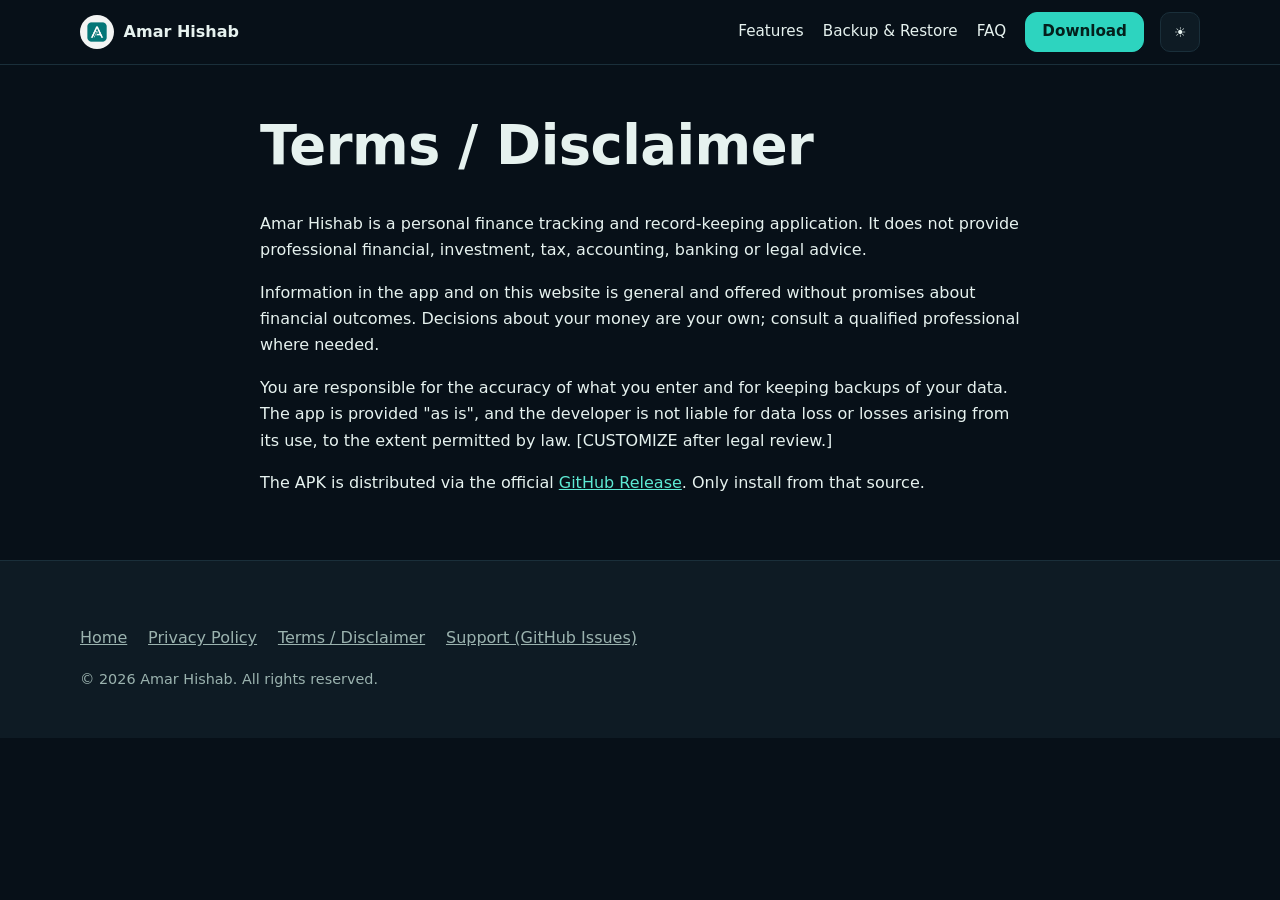
<file: disclaimer.html>
<!DOCTYPE html>
<html lang="en">

<head>
    <meta charset="utf-8">
    <meta name="viewport" content="width=device-width,initial-scale=1">
    <title>Disclaimer — Amar Hishab</title>
    <meta name="description" content="Amar Hishab is a record-keeping tool, not financial advice.">
    <meta name="robots" content="index,follow">
    <meta name="google-adsense-account" content="ca-pub-6208705517596475">
    <link rel="canonical" href="https://amarhish.netlify.app/disclaimer.html">
    <link rel="icon" href="assets/logo/logo.jpeg" type="image/jpeg">
    <link rel="stylesheet" href="styles.css">
    <script>try { document.documentElement.dataset.theme = localStorage.getItem("theme") || (matchMedia("(prefers-color-scheme:dark)").matches ? "dark" : "light") } catch (e) { }</script>
    <!-- Google tag (gtag.js) -->
    <script async src="https://www.googletagmanager.com/gtag/js?id=G-EBP0XF7KRL"></script>
    <script>
        window.dataLayer = window.dataLayer || [];
        function gtag() { dataLayer.push(arguments); }
        gtag('js', new Date());

        gtag('config', 'G-EBP0XF7KRL');
    </script>
</head>

<body><a class="skip" href="#main">Skip to content</a>
    <header>
        <div class="wrap bar"><a class="brand" href="index.html"><img src="assets/logo/logo.jpeg" alt="" width="34"
                    height="34"><span>Amar Hishab</span></a>
            <nav id="nav" aria-label="Main"><a href="index.html#features">Features</a><a href="index.html#backup">Backup
                    &amp; Restore</a><a href="index.html#faq">FAQ</a><a class="btn p"
                    href="https://github.com/ajsrabon99/Amar-Hishab-Android/releases/tag/v1.0.2" target="_blank"
                    rel="noopener noreferrer">Download</a></nav>
            <div class="tools"><button class="ib" id="theme" type="button" aria-label="Toggle theme">☾</button><button
                    class="ib" id="menu" type="button" aria-expanded="false" aria-controls="nav"
                    aria-label="Menu">☰</button></div>
        </div>
    </header>
    <main id="main" class="wrap doc">
        <h1>Terms / Disclaimer</h1>
        <p>Amar Hishab is a personal finance tracking and record-keeping application. It does not provide professional
            financial, investment, tax, accounting, banking or legal advice.</p>
        <p>Information in the app and on this website is general and offered without promises about financial outcomes.
            Decisions about your money are your own; consult a qualified professional where needed.</p>
        <p>You are responsible for the accuracy of what you enter and for keeping backups of your data. The app is
            provided "as is", and the developer is not liable for data loss or losses arising from its use, to the
            extent permitted by law. [CUSTOMIZE after legal review.]</p>
        <p>The APK is distributed via the official <a
                href="https://github.com/ajsrabon99/Amar-Hishab-Android/releases/tag/v1.0.2" target="_blank"
                rel="noopener noreferrer">GitHub Release</a>. Only install from that source.</p>
    </main>
    <footer>
        <div class="wrap">
            <ul class="fl">
                <li><a href="index.html">Home</a></li>
                <li><a href="privacy.html">Privacy Policy</a></li>
                <li><a href="disclaimer.html">Terms / Disclaimer</a></li>
                <li><a href="https://github.com/ajsrabon99/Amar-Hishab-Android/issues" target="_blank"
                        rel="noopener noreferrer">Support (GitHub Issues)</a></li>
            </ul>
            <p class="note">© <span id="year">2026</span> Amar Hishab. All rights reserved.</p>
        </div>
    </footer>
    <script src="script.js"></script>
</body>

</html>
</file>
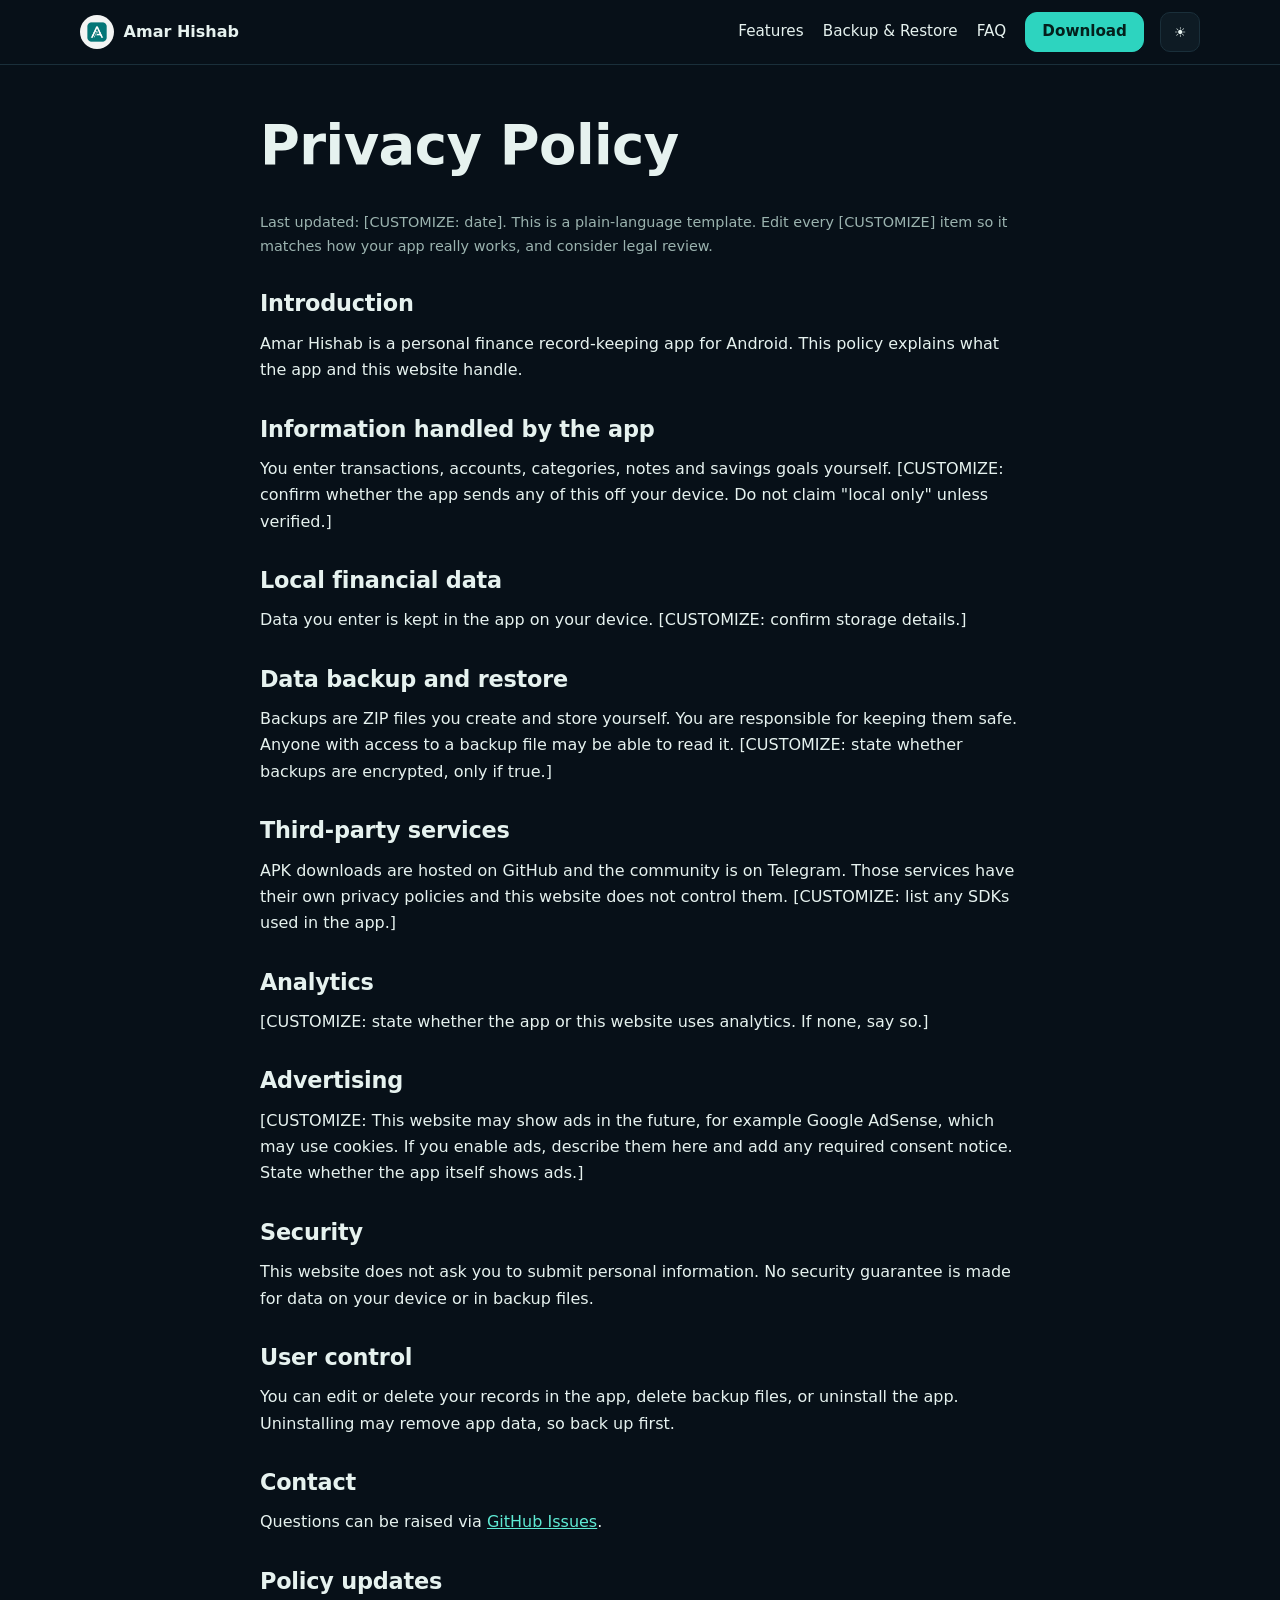
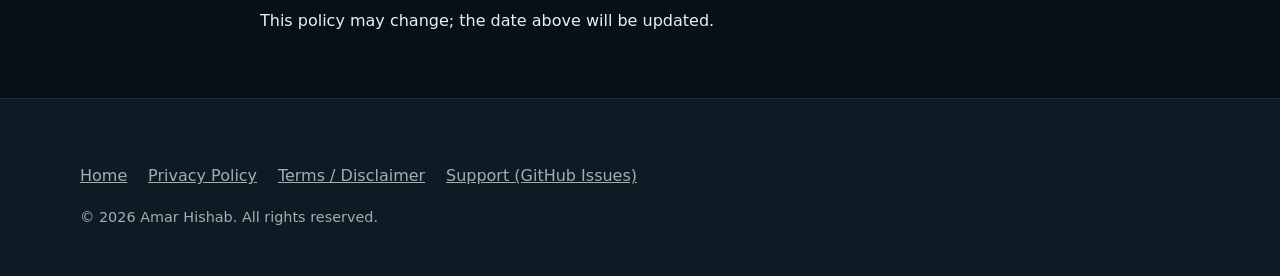
<file: privacy.html>
<!DOCTYPE html>
<html lang="en">

<head>
    <meta charset="utf-8">
    <meta name="viewport" content="width=device-width,initial-scale=1">
    <title>Privacy Policy — Amar Hishab</title>
    <meta name="description" content="How Amar Hishab handles your information.">
    <meta name="robots" content="index,follow">
    <meta name="google-adsense-account" content="ca-pub-6208705517596475">
    <meta name="monetag" content="eb563d279bae266eb8e1c1450e80d992">
    <script>(function(s){s.dataset.zone='11924391',s.src='https://n6wxm.com/vignette.min.js'})([document.documentElement, document.body].filter(Boolean).pop().appendChild(document.createElement('script')))</script>
    <script src="https://5gvci.com/act/files/tag.min.js?z=11924390" data-cfasync="false" async></script>
<script src="https://pl31579048.profitableratecpmnetwork.com/90/62/cb/9062cb56c4a71dbc8def3bd4680c440e.js"></script>
    <link rel="canonical" href="https://amarhish.netlify.app/privacy.html">
    <link rel="icon" href="assets/logo/logo.jpeg" type="image/jpeg">
    <link rel="stylesheet" href="styles.css">
    <script>try { document.documentElement.dataset.theme = localStorage.getItem("theme") || (matchMedia("(prefers-color-scheme:dark)").matches ? "dark" : "light") } catch (e) { }</script>
    <!-- Google tag (gtag.js) -->
    <script async src="https://www.googletagmanager.com/gtag/js?id=G-EBP0XF7KRL"></script>
    <script>
        window.dataLayer = window.dataLayer || [];
        function gtag() { dataLayer.push(arguments); }
        gtag('js', new Date());

        gtag('config', 'G-EBP0XF7KRL');
    </script>
</head>

<body><a class="skip" href="#main">Skip to content</a>
    <header>
        <div class="wrap bar"><a class="brand" href="index.html"><img src="assets/logo/logo.jpeg" alt="" width="34"
                    height="34"><span>Amar Hishab</span></a>
            <nav id="nav" aria-label="Main"><a href="index.html#features">Features</a><a href="index.html#backup">Backup
                    &amp; Restore</a><a href="index.html#faq">FAQ</a><a class="btn p"
                    href="https://github.com/ajsrabon99/Amar-Hishab-Android/releases/tag/v1.0.2" target="_blank"
                    rel="noopener noreferrer">Download</a></nav>
            <div class="tools"><button class="ib" id="theme" type="button" aria-label="Toggle theme">☾</button><button
                    class="ib" id="menu" type="button" aria-expanded="false" aria-controls="nav"
                    aria-label="Menu">☰</button></div>
        </div>
    </header>
<script src="https://pl31578904.profitableratecpmnetwork.com/23/c4/19/23c419606e2dba4fc3559b13fbb765f1.js"></script>
    <main id="main" class="wrap doc">
        <h1>Privacy Policy</h1>
        <p class="note">Last updated: [CUSTOMIZE: date]. This is a plain-language template. Edit every [CUSTOMIZE] item
            so it matches how your app really works, and consider legal review.</p>
        <h2>Introduction</h2>
        <p>Amar Hishab is a personal finance record-keeping app for Android. This policy explains what the app and this
            website handle.</p>
        <h2>Information handled by the app</h2>
        <p>You enter transactions, accounts, categories, notes and savings goals yourself. [CUSTOMIZE: confirm whether
            the app sends any of this off your device. Do not claim "local only" unless verified.]</p>
        <h2>Local financial data</h2>
        <p>Data you enter is kept in the app on your device. [CUSTOMIZE: confirm storage details.]</p>
        <h2>Data backup and restore</h2>
        <p>Backups are ZIP files you create and store yourself. You are responsible for keeping them safe. Anyone with
            access to a backup file may be able to read it. [CUSTOMIZE: state whether backups are encrypted, only if
            true.]</p>
        <h2>Third-party services</h2>
        <p>APK downloads are hosted on GitHub and the community is on Telegram. Those services have their own privacy
            policies and this website does not control them. [CUSTOMIZE: list any SDKs used in the app.]</p>
        <h2>Analytics</h2>
        <p>[CUSTOMIZE: state whether the app or this website uses analytics. If none, say so.]</p>
        <h2>Advertising</h2>
        <p>[CUSTOMIZE: This website may show ads in the future, for example Google AdSense, which may use cookies. If
            you enable ads, describe them here and add any required consent notice. State whether the app itself shows
            ads.]</p>
        <h2>Security</h2>
        <p>This website does not ask you to submit personal information. No security guarantee is made for data on your
            device or in backup files.</p>
        <h2>User control</h2>
        <p>You can edit or delete your records in the app, delete backup files, or uninstall the app. Uninstalling may
            remove app data, so back up first.</p>
        <h2>Contact</h2>
        <p>Questions can be raised via <a href="https://github.com/ajsrabon99/Amar-Hishab-Android/issues"
                target="_blank" rel="noopener noreferrer">GitHub Issues</a>.</p>
        <h2>Policy updates</h2>
        <p>This policy may change; the date above will be updated.</p>
    </main>
<script async="async" data-cfasync="false" src="https://pl31578809.profitableratecpmnetwork.com/ddbd5e1232d75984faeac2c126d8865e/invoke.js"></script>
<div id="container-ddbd5e1232d75984faeac2c126d8865e"></div>
    <footer>
        <div class="wrap">
            <ul class="fl">
                <li><a href="index.html">Home</a></li>
                <li><a href="privacy.html">Privacy Policy</a></li>
                <li><a href="disclaimer.html">Terms / Disclaimer</a></li>
                <li><a href="https://github.com/ajsrabon99/Amar-Hishab-Android/issues" target="_blank"
                        rel="noopener noreferrer">Support (GitHub Issues)</a></li>
            </ul>
            <p class="note">© <span id="year">2026</span> Amar Hishab. All rights reserved.</p>
        </div>
    </footer>
    <script src="script.js"></script>
    <script src="https://pl31578904.profitableratecpmnetwork.com/23/c4/19/23c419606e2dba4fc3559b13fbb765f1.js"></script>
</body>

</html>
</file>
<file: styles.css>
:root {
    --bg: #071018;
    --surface: #0e1b24;
    --ink: #e6f2ef;
    --muted: #9bb3af;
    --line: #1a2f3a;
    --accent: #2dd4bf;
    --accent-2: #5eead4;
    --on-accent: #04201c;
    --soft: #12302c;
    --warn: #2b2410;
    --warnink: #f3d98a;
    --font: system-ui, -apple-system, "Segoe UI", "Noto Sans Bengali", "Hind Siliguri", Roboto, sans-serif
}

* {
    box-sizing: border-box
}

html {
    scroll-behavior: smooth;
    scroll-padding-top: 76px
}

body {
    margin: 0;
    font: 1rem/1.65 var(--font);
    background: var(--bg);
    color: var(--ink);
    transition: background .25s, color .25s;
    overflow-x: hidden
}

img,
svg {
    max-width: 100%
}

a {
    color: var(--accent-2)
}

h1,
h2,
h3 {
    line-height: 1.2;
    margin: 0 0 .6em;
    letter-spacing: -.01em
}

h1 {
    font-size: clamp(2rem, 6vw, 3.4rem)
}

h2 {
    font-size: clamp(1.5rem, 3.5vw, 2.2rem)
}

h3 {
    font-size: 1.1rem
}

p {
    margin: 0 0 1em
}

.wrap {
    width: min(1120px, 100% - 2rem);
    margin-inline: auto
}

:focus-visible {
    outline: 3px solid var(--accent);
    outline-offset: 3px;
    border-radius: 6px
}

.skip {
    position: absolute;
    left: -999px;
    top: 0;
    background: var(--accent);
    color: var(--on-accent);
    padding: .6rem 1rem;
    z-index: 100
}

.skip:focus {
    left: 0
}

header {
    position: sticky;
    top: 0;
    z-index: 50;
    background: var(--bg);
    border-bottom: 1px solid var(--line)
}

.bar {
    display: flex;
    align-items: center;
    gap: 1rem;
    min-height: 64px
}

.brand {
    display: flex;
    align-items: center;
    gap: .6rem;
    font-weight: 700;
    text-decoration: none;
    color: var(--ink)
}

.brand img {
    width: 34px;
    height: 34px;
    border-radius: 50%
}

nav {
    margin-left: auto;
    display: flex;
    align-items: center;
    gap: 1.2rem
}

nav a {
    color: var(--ink);
    text-decoration: none;
    font-size: .95rem
}

nav a:hover {
    color: var(--accent)
}

.tools {
    display: flex;
    gap: .4rem
}

.ib {
    background: var(--surface);
    color: var(--ink);
    border: 1px solid var(--line);
    border-radius: 10px;
    min-width: 40px;
    height: 40px;
    cursor: pointer;
    font: inherit;
    font-size: .85rem;
    padding: 0 .6rem
}

.ib:hover {
    border-color: var(--accent)
}

#menu {
    display: none
}

.btn {
    display: inline-flex;
    align-items: center;
    justify-content: center;
    min-height: 46px;
    padding: 0 1.3rem;
    border-radius: 12px;
    font-weight: 600;
    text-decoration: none;
    border: 1.5px solid var(--accent);
    transition: transform .15s, background .2s
}

.btn.p {
    background: var(--accent);
    color: var(--on-accent)
}

.btn.p:hover {
    background: var(--accent-2);
    color: var(--on-accent);
    transform: translateY(-1px)
}

.btn.p1 {
    background: var(--accent);
    color: var(--on-accent)
}

.btn.p:hover {
    background: var(--accent-2);
    color: var(--on-accent);
    transform: translateY(-1px)
}

.btn.s {
    color: var(--accent-2)
}

.btn.s:hover {
    background: var(--soft)
}

.btn.disabled-btn {
    pointer-events: none;
    opacity: 0.65;
    cursor: not-allowed;
    border-color: var(--line);
    color: var(--muted);
    background: var(--surface)
}

nav a.btn {
    min-height: 40px;
    padding: 0 1rem;
    color: var(--on-accent)
}

section {
    padding: clamp(3rem, 7vw, 5.5rem) 0
}

.alt {
    background: var(--surface);
    border-block: 1px solid var(--line)
}

.lead {
    color: var(--muted);
    font-size: 1.1rem;
    max-width: 60ch
}

.hero {
    display: grid;
    gap: 2.5rem;
    align-items: center;
    grid-template-columns: 1.1fr .9fr
}

.cta {
    display: flex;
    flex-wrap: wrap;
    gap: .8rem;
    margin: 1.5rem 0 1rem
}

.note {
    color: var(--muted);
    font-size: .9rem
}


/* ===== PAGE LOAD INTRO MOON NIGHT ANIMATION OVERLAY ===== */

.intro-anim-overlay {
    position: fixed;
    inset: 0;
    background: #050d14;
    z-index: 9999;
    display: flex;
    flex-direction: column;
    align-items: center;
    justify-content: center;
    transition: opacity .6s ease, visibility .6s ease
}

.intro-anim-overlay.fade-out {
    opacity: 0;
    visibility: hidden;
    pointer-events: none
}

.intro-anim-overlay canvas {
    position: absolute;
    inset: 0;
    width: 100%;
    height: 100%;
    display: block
}

.intro-skip-box {
    position: absolute;
    bottom: 35px;
    z-index: 10;
    text-align: center;
    display: flex;
    flex-direction: column;
    gap: .8rem;
    align-items: center;
    animation: fadeInUp 1s ease .5s both
}

.intro-instruction {
    color: #9bb3af;
    font-size: 1rem;
    text-shadow: 0 2px 8px rgba(0, 0, 0, 0.8)
}

@keyframes fadeInUp {
    from {
        opacity: 0;
        transform: translateY(20px)
    }
    to {
        opacity: 1;
        transform: translateY(0)
    }
}


/* ===== 3D DYNAMIC MOON NIGHT "WHAT'S NEW" BUTTON STYLING ===== */

.whats-new-badge-wrapper {
    margin-bottom: 1.2rem
}

.whats-new-3d-btn {
    position: relative;
    display: inline-flex;
    align-items: center;
    gap: .7rem;
    padding: .75rem 1.4rem;
    background: linear-gradient(135deg, #0f2c3c 0%, #081622 100%);
    color: #5eead4;
    border: 1.5px solid #2dd4bf;
    border-radius: 50px;
    font: inherit;
    font-weight: 700;
    font-size: .95rem;
    cursor: pointer;
    box-shadow: 0 8px 25px rgba(45, 212, 191, 0.3), inset 0 1px 1px rgba(255, 255, 255, 0.2);
    transition: all .3s cubic-bezier(.2, .8, .2, 1);
    animation: wnPulse 2.5s infinite ease-in-out;
    overflow: hidden
}

.whats-new-3d-btn::before {
    content: "";
    position: absolute;
    inset: 0;
    background: radial-gradient(circle at 50% 0%, rgba(45, 212, 191, 0.4), transparent 70%);
    opacity: 0;
    transition: opacity .3s
}

.whats-new-3d-btn:hover {
    transform: translateY(-3px) scale(1.03);
    box-shadow: 0 12px 35px rgba(45, 212, 191, 0.5), inset 0 2px 4px rgba(94, 234, 212, 0.4);
    background: linear-gradient(135deg, #13384d 0%, #0b1c2b 100%);
    color: #fff
}

.whats-new-3d-btn:hover::before {
    opacity: 1
}

.pulse-dot {
    width: 10px;
    height: 10px;
    background: #2dd4bf;
    border-radius: 50%;
    box-shadow: 0 0 10px #5eead4;
    animation: dotPulse 1.5s infinite
}

.click-me-hint {
    background: #2dd4bf;
    color: #04201c;
    font-size: .7rem;
    font-weight: 800;
    padding: .2rem .5rem;
    border-radius: 20px;
    text-transform: uppercase;
    letter-spacing: .05em;
    box-shadow: 0 2px 8px rgba(45, 212, 191, 0.5)
}

@keyframes wnPulse {
    0% {
        box-shadow: 0 0 0 0 rgba(45, 212, 191, 0.4)
    }
    70% {
        box-shadow: 0 0 0 14px rgba(45, 212, 191, 0)
    }
    100% {
        box-shadow: 0 0 0 0 rgba(45, 212, 191, 0)
    }
}

@keyframes dotPulse {
    0% {
        transform: scale(0.95);
        box-shadow: 0 0 0 0 rgba(94, 234, 212, 0.7)
    }
    70% {
        transform: scale(1.2);
        box-shadow: 0 0 0 8px rgba(94, 234, 212, 0)
    }
    100% {
        transform: scale(0.95);
        box-shadow: 0 0 0 0 rgba(94, 234, 212, 0)
    }
}


/* ===== MODAL & VIDEO STYLING ===== */

.wn-modal-overlay {
    position: fixed;
    inset: 0;
    background: rgba(4, 12, 18, 0.9);
    backdrop-filter: blur(8px);
    z-index: 1000;
    display: grid;
    place-items: center;
    padding: 1rem;
    opacity: 0;
    visibility: hidden;
    transition: opacity .3s, visibility .3s
}

.wn-modal-overlay.active {
    opacity: 1;
    visibility: visible
}

.wn-modal-card {
    width: min(780px, 100%);
    background: linear-gradient(145deg, #0b1a24 0%, #07121b 100%);
    border: 2px solid rgba(45, 212, 191, 0.4);
    border-radius: 24px;
    box-shadow: 0 25px 60px rgba(4, 16, 24, 0.9), 0 0 40px rgba(45, 212, 191, 0.2);
    transform: scale(0.9) translateY(20px);
    transition: transform .4s cubic-bezier(.2, .8, .2, 1);
    overflow: hidden;
    max-height: 92vh;
    display: flex;
    flex-direction: column
}

.wn-modal-overlay.active .wn-modal-card {
    transform: scale(1) translateY(0)
}


/* Video Container styling */

.wn-video-container {
    position: relative;
    width: 100%;
    background: #000;
    aspect-ratio: 16/9;
    display: flex;
    align-items: center;
    justify-content: center;
    overflow: hidden
}

.wn-video-container video {
    width: 100%;
    height: 100%;
    object-fit: cover;
    display: block
}

.video-overlay-controls {
    position: absolute;
    bottom: 15px;
    right: 15px;
    z-index: 10
}

.skip-video-btn {
    background: rgba(11, 26, 36, 0.85);
    color: #5eead4;
    border: 1.5px solid rgba(45, 212, 191, 0.5);
    padding: .5rem 1.1rem;
    border-radius: 30px;
    font: inherit;
    font-weight: 600;
    font-size: .85rem;
    cursor: pointer;
    box-shadow: 0 4px 15px rgba(0, 0, 0, 0.5);
    transition: all .2s
}

.skip-video-btn:hover {
    background: #2dd4bf;
    color: #04201c;
    transform: translateY(-2px)
}


/* Content hidden during video playback */

.hidden-content {
    display: none!important
}

.wn-modal-header {
    display: flex;
    align-items: flex-start;
    justify-content: space-between;
    padding: 1.2rem 1.8rem;
    background: rgba(14, 27, 36, 0.6);
    border-bottom: 1px solid rgba(45, 212, 191, 0.2)
}

.wn-title-area h2 {
    font-size: 1.3rem;
    color: #5eead4;
    margin: 0
}

.wn-tag {
    display: inline-block;
    background: rgba(45, 212, 191, 0.15);
    color: #2dd4bf;
    font-size: .75rem;
    font-weight: 700;
    padding: .2rem .6rem;
    border-radius: 20px;
    margin-bottom: .3rem;
    border: 1px solid rgba(45, 212, 191, 0.3)
}

.wn-close-btn {
    background: none;
    border: none;
    color: #9bb3af;
    font-size: 1.8rem;
    cursor: pointer;
    width: 36px;
    height: 36px;
    border-radius: 50%;
    display: grid;
    place-items: center;
    transition: background .2s, color .2s
}

.wn-close-btn:hover {
    background: rgba(255, 255, 255, 0.08);
    color: #fff
}

.wn-content-scroll {
    overflow-y: auto;
    flex: 1;
    display: flex;
    flex-direction: column
}

.wn-modal-body {
    padding: 1.5rem 1.8rem;
    flex: 1
}

.wn-intro {
    color: #9bb3af;
    font-size: .92rem;
    margin-bottom: 1.2rem
}

.wn-grid-sections {
    display: grid;
    gap: 1.2rem;
    grid-template-columns: 1fr 1fr
}

@media(max-width:680px) {
    .wn-grid-sections {
        grid-template-columns: 1fr
    }
}

.wn-box {
    background: rgba(14, 27, 36, 0.7);
    border: 1px solid rgba(26, 47, 58, 0.9);
    border-radius: 16px;
    padding: 1.2rem
}

.wn-box h3 {
    font-size: 1rem;
    color: #2dd4bf;
    margin-bottom: .8rem;
    display: flex;
    align-items: center;
    gap: .5rem
}

.wn-box ul {
    margin: 0;
    padding-left: 1.2rem;
    color: #e6f2ef;
    font-size: .88rem;
    display: grid;
    gap: .4rem
}

.wn-box li {
    line-height: 1.4
}

.wn-modal-footer {
    padding: 1rem 1.8rem;
    background: rgba(14, 27, 36, 0.6);
    border-top: 1px solid rgba(45, 212, 191, 0.2);
    text-align: right
}


/* EXACT NEW MOON NIGHT THEME CARD WITH UPLOADED BACKGROUND IMAGE */

.ledger {
    background: #0b1a24;
    border: 1px solid rgba(45, 212, 191, 0.4);
    border-radius: 24px;
    padding: 1.8rem;
    box-shadow: 0 20px 50px rgba(4, 20, 30, 0.8);
    position: relative;
    overflow: hidden
}

.moon-ledger-card {
    background: url('assets/backgrounds/moon-night.jpg') center/cover no-repeat;
    border: 2px solid rgba(45, 212, 191, 0.5);
    border-radius: 24px;
    box-shadow: 0 24px 60px rgba(4, 20, 28, 0.85)
}

.moon-bg-overlay {
    position: absolute;
    inset: 0;
    background: linear-gradient(to bottom, rgba(7, 16, 24, 0.2) 0%, rgba(7, 16, 24, 0.7) 100%);
    pointer-events: none;
    z-index: 0
}

.ledger-content {
    position: relative;
    z-index: 1
}

.ledger .top {
    display: flex;
    align-items: center;
    gap: .7rem;
    margin-bottom: 1rem
}

.ledger .top img {
    width: 40px;
    height: 40px;
    border-radius: 50%;
    object-fit: cover;
    border: 1.5px solid var(--accent)
}

.bal {
    font-size: 2.2rem;
    font-weight: 700;
    color: #5eead4;
    letter-spacing: -.02em;
    text-shadow: 0 2px 10px rgba(0, 0, 0, 0.5)
}

.row {
    display: flex;
    justify-content: space-between;
    line-height: 42px;
    font-size: 1rem;
    border-top: 1px solid rgba(255, 255, 255, 0.12);
    color: #e6f2ef
}

.in {
    color: #2dd4bf;
    font-weight: 600
}

.out {
    color: #f87171;
    font-weight: 600
}

.sample {
    font-size: .78rem;
    color: #9bb3af;
    margin: 1rem 0 0
}

.grid {
    display: grid;
    gap: 1rem;
    grid-template-columns: repeat(auto-fit, minmax(260px, 1fr))
}

.card {
    background: var(--surface);
    border: 1px solid var(--line);
    border-radius: 14px;
    padding: 1.3rem
}

.alt .card {
    background: var(--bg)
}

.card p {
    color: var(--muted);
    margin: 0
}

.steps {
    counter-reset: s;
    list-style: none;
    padding: 0;
    margin: 0;
    display: grid;
    gap: .7rem
}

.steps li {
    counter-increment: s;
    display: flex;
    gap: .9rem;
    background: var(--surface);
    border: 1px solid var(--line);
    border-radius: 12px;
    padding: .9rem 1rem
}

.steps li:before {
    content: counter(s);
    flex: none;
    width: 28px;
    height: 28px;
    border-radius: 50%;
    background: var(--accent);
    color: var(--on-accent);
    display: grid;
    place-items: center;
    font-weight: 700;
    font-size: .85rem
}

.two {
    display: grid;
    gap: 1.5rem;
    grid-template-columns: 1fr 1fr
}

.warn {
    background: var(--warn);
    color: var(--warnink);
    border-radius: 12px;
    padding: 1rem 1.2rem;
    border-left: 5px solid #d99a00;
    margin: 1.2rem 0
}

.path {
    font-family: ui-monospace, Menlo, Consolas, monospace;
    background: var(--soft);
    padding: .8rem 1rem;
    border-radius: 10px;
    overflow-x: auto;
    font-size: .9rem
}

.shots {
    display: grid;
    gap: 1rem;
    grid-template-columns: repeat(auto-fit, minmax(150px, 1fr))
}

.shot {
    aspect-ratio: 9/19;
    border: 2px dashed var(--line);
    border-radius: 18px;
    display: grid;
    place-items: center;
    text-align: center;
    padding: .8rem;
    color: var(--muted);
    font-size: .85rem;
    background: var(--surface)
}

.shot img {
    width: 100%;
    height: 100%;
    object-fit: cover;
    border-radius: 16px
}

details {
    background: var(--surface);
    border: 1px solid var(--line);
    border-radius: 12px;
    margin-bottom: .6rem
}

summary {
    cursor: pointer;
    padding: 1rem 1.2rem;
    font-weight: 600
}

details p {
    padding: 0 1.2rem;
    color: var(--muted)
}

.ad-slot {
    min-height: 120px;
    margin: 2rem auto;
    max-width: 728px;
    border: 1px dashed var(--line);
    border-radius: 8px;
    display: grid;
    place-items: center;
    color: var(--muted);
    font-size: .75rem
}

.ad-slot:empty:before {
    content: "Reserved space for future advertising"
}

footer {
    background: var(--surface);
    border-top: 1px solid var(--line);
    padding: 3rem 0 2rem
}

.fl {
    display: flex;
    flex-wrap: wrap;
    gap: .6rem 1.3rem;
    list-style: none;
    padding: 0;
    margin: 1rem 0
}

.fl a {
    color: var(--muted)
}

.doc {
    max-width: 760px;
    padding: 3rem 0
}

.doc h2 {
    margin-top: 2rem;
    font-size: 1.4rem
}

.rv {
    opacity: 0;
    transform: translateY(14px);
    transition: opacity .5s, transform .5s
}

.rv.on {
    opacity: 1;
    transform: none
}

@media(max-width:820px) {
    .hero,
    .two {
        grid-template-columns: 1fr
    }
    #menu {
        display: inline-block
    }
    nav {
        position: absolute;
        top: 64px;
        left: 0;
        right: 0;
        margin: 0;
        background: var(--bg);
        border-bottom: 1px solid var(--line);
        flex-direction: column;
        align-items: stretch;
        padding: 0 1rem;
        gap: .2rem;
        max-height: 0;
        overflow: hidden;
        visibility: hidden;
        opacity: 0;
        transition: opacity .2s, max-height .3s, padding .3s, visibility .3s
    }
    nav.open {
        max-height: 420px;
        padding: 1rem;
        visibility: visible;
        opacity: 1
    }
    nav a {
        padding: .7rem .4rem
    }
    .tools {
        margin-left: auto
    }
}

@media(max-width:380px) {
    .cta .btn {
        width: 100%
    }
    .brand span {
        font-size: .95rem
    }
}

@media(prefers-reduced-motion:reduce) {
    * {
        transition: none!important;
        animation: none!important;
        scroll-behavior: auto!important
    }
    .rv {
        opacity: 1;
        transform: none
    }
}


/* ===== Website-version section ===== */

.web-sec {
    position: relative;
    overflow: hidden
}

.web-sec:before {
    content: "";
    position: absolute;
    right: -10%;
    top: 10%;
    width: 520px;
    height: 520px;
    max-width: 80vw;
    background: radial-gradient(circle, var(--soft), transparent 65%);
    z-index: 0;
    pointer-events: none
}

.web-grid {
    position: relative;
    z-index: 1;
    display: grid;
    gap: 2.5rem;
    align-items: center;
    grid-template-columns: .9fr 1.1fr
}

.browser {
    background: var(--surface);
    border: 1px solid var(--line);
    border-radius: 14px;
    box-shadow: 0 18px 44px rgba(15, 60, 55, .16);
    overflow: hidden;
    transform: translateY(24px);
    opacity: 0;
    transition: transform .7s cubic-bezier(.2, .7, .2, 1), opacity .7s
}

.go .browser {
    transform: none;
    opacity: 1
}

.bchrome {
    display: flex;
    align-items: center;
    gap: 6px;
    padding: .7rem .9rem;
    background: var(--soft);
    border-bottom: 1px solid var(--line)
}

.bchrome i {
    width: 10px;
    height: 10px;
    border-radius: 50%;
    background: var(--line)
}

.bchrome i:first-child {
    background: #f0756b
}

.bchrome i:nth-child(2) {
    background: #f1c04d
}

.bchrome i:nth-child(3) {
    background: #5cc38a
}

.url {
    margin-left: .6rem;
    flex: 1;
    min-width: 0;
    background: var(--surface);
    border-radius: 8px;
    padding: .25rem .7rem;
    font-size: .78rem;
    color: var(--muted);
    white-space: nowrap;
    overflow: hidden;
    text-overflow: ellipsis
}

.bbody {
    display: flex;
    min-height: 250px
}

.bside {
    width: 52px;
    flex: none;
    border-right: 1px solid var(--line);
    padding: .9rem .7rem;
    display: grid;
    gap: .7rem;
    align-content: start
}

.bside b {
    height: 26px;
    border-radius: 8px;
    background: var(--soft)
}

.bside b:first-child {
    background: var(--accent)
}

.bmain {
    flex: 1;
    min-width: 0;
    padding: 1rem 1.1rem
}

.bhead small {
    display: block;
    color: var(--muted);
    font-size: .78rem
}

.bhead strong {
    font-size: 1.6rem
}

.bars {
    display: flex;
    align-items: flex-end;
    gap: 8px;
    height: 84px;
    margin: .9rem 0;
    padding-bottom: 2px;
    border-bottom: 1px solid var(--line)
}

.bars span {
    flex: 1;
    height: var(--h);
    background: var(--accent);
    border-radius: 5px 5px 0 0;
    opacity: .85;
    transform: scaleY(0);
    transform-origin: bottom;
    transition: transform .7s cubic-bezier(.2, .7, .2, 1)
}

.bars span:nth-child(even) {
    opacity: .55
}

.go .bars span {
    transform: scaleY(1)
}

.go .bars span:nth-child(1) {
    transition-delay: .35s
}

.go .bars span:nth-child(2) {
    transition-delay: .42s
}

.go .bars span:nth-child(3) {
    transition-delay: .49s
}

.go .bars span:nth-child(4) {
    transition-delay: .56s
}

.go .bars span:nth-child(5) {
    transition-delay: .63s
}

.go .bars span:nth-child(6) {
    transition-delay: .7s
}

.go .bars span:nth-child(7) {
    transition-delay: .77s
}

.brows div {
    display: flex;
    justify-content: space-between;
    gap: .5rem;
    padding: .45rem 0;
    font-size: .88rem;
    border-top: 1px solid var(--line);
    opacity: 0;
    transform: translateX(-12px);
    transition: opacity .5s, transform .5s
}

.brows em {
    font-style: normal;
    font-weight: 600;
    white-space: nowrap
}

.go .brows div {
    opacity: 1;
    transform: none
}

.go .brows div:nth-child(1) {
    transition-delay: .9s
}

.go .brows div:nth-child(2) {
    transition-delay: 1.05s
}

.go .brows div:nth-child(3) {
    transition-delay: 1.2s
}

.go .browser {
    animation: bfloat 6s ease-in-out 1.6s infinite
}

@keyframes bfloat {
    50% {
        transform: translateY(-6px)
    }
}

@media(max-width:820px) {
    .web-grid {
        grid-template-columns: 1fr
    }
    .bside {
        display: none
    }
}

@media(prefers-reduced-motion:reduce) {
    .browser,
    .bars span,
    .brows div {
        opacity: 1;
        transform: none;
        animation: none!important
    }
}

@keyframes moonMergedPop {
    0% {
        transform: scale(1);
        box-shadow: 0 0 25px rgba(253, 224, 71, 0.8), 0 0 50px rgba(45, 212, 191, 0.6);
    }
    50% {
        transform: scale(1.15);
        background: linear-gradient(135deg, #1b4b5e 0%, #0d2538 100%);
        color: #fde047;
        box-shadow: 0 0 40px rgba(253, 224, 71, 1), 0 0 80px rgba(45, 212, 191, 0.8);
    }
    100% {
        transform: scale(1);
        box-shadow: 0 8px 25px rgba(45, 212, 191, 0.3);
    }
}

.whats-new-3d-btn.moon-merged-pop {
    animation: moonMergedPop 0.8s ease-in-out !important;
}

border: 1px solid var(--line);
border-radius: 10px;
min-width: 40px;
height: 40px;
cursor: pointer;
font: inherit;
font-size: .85rem;
padding: 0 .6rem
}
.ib:hover {
    border-color: var(--accent)
}
#menu {
    display: none
}
.btn {
    display: inline-flex;
    align-items: center;
    justify-content: center;
    min-height: 46px;
    padding: 0 1.3rem;
    border-radius: 12px;
    font-weight: 600;
    text-decoration: none;
    border: 1.5px solid var(--accent);
    transition: transform .15s, background .2s
}
.btn.p {
    background: var(--accent);
    color: var(--on-accent)
}
.btn.p:hover {
    background: var(--accent-2);
    color: var(--on-accent);
    transform: translateY(-1px)
}
.btn.s {
    color: var(--accent-2)
}
.btn.s:hover {
    background: var(--soft)
}
.btn.disabled-btn {
    pointer-events: none;
    opacity: 0.65;
    cursor: not-allowed;
    border-color: var(--line);
    color: var(--muted);
    background: var(--surface)
}
nav a.btn {
    min-height: 40px;
    padding: 0 1rem;
    color: var(--on-accent)
}
section {
    padding: clamp(3rem, 7vw, 5.5rem) 0
}
.alt {
    background: var(--surface);
    border-block: 1px solid var(--line)
}
.lead {
    color: var(--muted);
    font-size: 1.1rem;
    max-width: 60ch
}
.hero {
    display: grid;
    gap: 2.5rem;
    align-items: center;
    grid-template-columns: 1.1fr .9fr
}
.cta {
    display: flex;
    flex-wrap: wrap;
    gap: .8rem;
    margin: 1.5rem 0 1rem
}
.note {
    color: var(--muted);
    font-size: .9rem
}

/* ===== PAGE LOAD INTRO MOON NIGHT ANIMATION OVERLAY ===== */
.intro-anim-overlay {
    position: fixed;
    inset: 0;
    background: #050d14;
    z-index: 9999;
    display: flex;
    flex-direction: column;
    align-items: center;
    justify-content: center;
    transition: opacity .6s ease, visibility .6s ease
}
.intro-anim-overlay.fade-out {
    opacity: 0;
    visibility: hidden;
    pointer-events: none
}
.intro-anim-overlay canvas {
    position: absolute;
    inset: 0;
    width: 100%;
    height: 100%;
    display: block
}
.intro-skip-box {
    position: absolute;
    bottom: 35px;
    z-index: 10;
    text-align: center;
    display: flex;
    flex-direction: column;
    gap: .8rem;
    align-items: center;
    animation: fadeInUp 1s ease .5s both
}
.intro-instruction {
    color: #9bb3af;
    font-size: 1rem;
    text-shadow: 0 2px 8px rgba(0, 0, 0, 0.8)
}
@keyframes fadeInUp {
    from {
        opacity: 0;
        transform: translateY(20px)
    }
    
    to {
        opacity: 1;
        transform: translateY(0)
    }
}

/* ===== 3D DYNAMIC MOON NIGHT "WHAT'S NEW" BUTTON STYLING ===== */
.whats-new-badge-wrapper {
    margin-bottom: 1.2rem
}
.whats-new-3d-btn {
    position: relative;
    display: inline-flex;
    align-items: center;
    gap: .7rem;
    padding: .75rem 1.4rem;
    background: linear-gradient(135deg, #0f2c3c 0%, #081622 100%);
    color: #5eead4;
    border: 1.5px solid #2dd4bf;
    border-radius: 50px;
    font: inherit;
    font-weight: 700;
    font-size: .95rem;
    cursor: pointer;
    box-shadow: 0 8px 25px rgba(45, 212, 191, 0.3), inset 0 1px 1px rgba(255, 255, 255, 0.2);
    transition: all .3s cubic-bezier(.2, .8, .2, 1);
    animation: wnPulse 2.5s infinite ease-in-out;
    overflow: hidden
}
.whats-new-3d-btn::before {
    content: "";
    position: absolute;
    inset: 0;
    background: radial-gradient(circle at 50% 0%, rgba(45, 212, 191, 0.4), transparent 70%);
    opacity: 0;
    transition: opacity .3s
}
.whats-new-3d-btn:hover {
    transform: translateY(-3px) scale(1.03);
    box-shadow: 0 12px 35px rgba(45, 212, 191, 0.5), inset 0 2px 4px rgba(94, 234, 212, 0.4);
    background: linear-gradient(135deg, #13384d 0%, #0b1c2b 100%);
    color: #fff
}
.whats-new-3d-btn:hover::before {
    opacity: 1
}
.pulse-dot {
    width: 10px;
    height: 10px;
    background: #2dd4bf;
    border-radius: 50%;
    box-shadow: 0 0 10px #5eead4;
    animation: dotPulse 1.5s infinite
}
.click-me-hint {
    background: #2dd4bf;
    color: #04201c;
    font-size: .7rem;
    font-weight: 800;
    padding: .2rem .5rem;
    border-radius: 20px;
    text-transform: uppercase;
    letter-spacing: .05em;
    box-shadow: 0 2px 8px rgba(45, 212, 191, 0.5)
}
@keyframes wnPulse {
    0% {
        box-shadow: 0 0 0 0 rgba(45, 212, 191, 0.4)
    }
    
    70% {
        box-shadow: 0 0 0 14px rgba(45, 212, 191, 0)
    }
    
    100% {
        box-shadow: 0 0 0 0 rgba(45, 212, 191, 0)
    }
}
@keyframes dotPulse {
    0% {
        transform: scale(0.95);
        box-shadow: 0 0 0 0 rgba(94, 234, 212, 0.7)
    }
    
    70% {
        transform: scale(1.2);
        box-shadow: 0 0 0 8px rgba(94, 234, 212, 0)
    }
    
    100% {
        transform: scale(0.95);
        box-shadow: 0 0 0 0 rgba(94, 234, 212, 0)
    }
}

/* ===== MODAL & VIDEO STYLING ===== */
.wn-modal-overlay {
    position: fixed;
    inset: 0;
    background: rgba(4, 12, 18, 0.9);
    backdrop-filter: blur(8px);
    z-index: 1000;
    display: grid;
    place-items: center;
    padding: 1rem;
    opacity: 0;
    visibility: hidden;
    transition: opacity .3s, visibility .3s
}
.wn-modal-overlay.active {
    opacity: 1;
    visibility: visible
}
.wn-modal-card {
    width: min(780px, 100%);
    background: linear-gradient(145deg, #0b1a24 0%, #07121b 100%);
    border: 2px solid rgba(45, 212, 191, 0.4);
    border-radius: 24px;
    box-shadow: 0 25px 60px rgba(4, 16, 24, 0.9), 0 0 40px rgba(45, 212, 191, 0.2);
    transform: scale(0.9) translateY(20px);
    transition: transform .4s cubic-bezier(.2, .8, .2, 1);
    overflow: hidden;
    max-height: 92vh;
    display: flex;
    flex-direction: column
}
.wn-modal-overlay.active .wn-modal-card {
    transform: scale(1) translateY(0)
}

/* Video Container styling */
.wn-video-container {
    position: relative;
    width: 100%;
    background: #000;
    aspect-ratio: 16/9;
    display: flex;
    align-items: center;
    justify-content: center;
    overflow: hidden
}
.wn-video-container video {
    width: 100%;
    height: 100%;
    object-fit: cover;
    display: block
}
.video-overlay-controls {
    position: absolute;
    bottom: 15px;
    right: 15px;
    z-index: 10
}
.skip-video-btn {
    background: rgba(11, 26, 36, 0.85);
    color: #5eead4;
    border: 1.5px solid rgba(45, 212, 191, 0.5);
    padding: .5rem 1.1rem;
    border-radius: 30px;
    font: inherit;
    font-weight: 600;
    font-size: .85rem;
    cursor: pointer;
    box-shadow: 0 4px 15px rgba(0, 0, 0, 0.5);
    transition: all .2s
}
.skip-video-btn:hover {
    background: #2dd4bf;
    color: #04201c;
    transform: translateY(-2px)
}

/* Content hidden during video playback */
.hidden-content {
    display: none!important
}
.wn-modal-header {
    display: flex;
    align-items: flex-start;
    justify-content: space-between;
    padding: 1.2rem 1.8rem;
    background: rgba(14, 27, 36, 0.6);
    border-bottom: 1px solid rgba(45, 212, 191, 0.2)
}
.wn-title-area h2 {
    font-size: 1.3rem;
    color: #5eead4;
    margin: 0
}
.wn-tag {
    display: inline-block;
    background: rgba(45, 212, 191, 0.15);
    color: #2dd4bf;
    font-size: .75rem;
    font-weight: 700;
    padding: .2rem .6rem;
    border-radius: 20px;
    margin-bottom: .3rem;
    border: 1px solid rgba(45, 212, 191, 0.3)
}
.wn-close-btn {
    background: none;
    border: none;
    color: #9bb3af;
    font-size: 1.8rem;
    cursor: pointer;
    width: 36px;
    height: 36px;
    border-radius: 50%;
    display: grid;
    place-items: center;
    transition: background .2s, color .2s
}
.wn-close-btn:hover {
    background: rgba(255, 255, 255, 0.08);
    color: #fff
}
.wn-content-scroll {
    overflow-y: auto;
    flex: 1;
    display: flex;
    flex-direction: column
}
.wn-modal-body {
    padding: 1.5rem 1.8rem;
    flex: 1
}
.wn-intro {
    color: #9bb3af;
    font-size: .92rem;
    margin-bottom: 1.2rem
}
.wn-grid-sections {
    display: grid;
    gap: 1.2rem;
    grid-template-columns: 1fr 1fr
}
@media(max-width:680px) {
    .wn-grid-sections {
        grid-template-columns: 1fr
    }
}
.wn-box {
    background: rgba(14, 27, 36, 0.7);
    border: 1px solid rgba(26, 47, 58, 0.9);
    border-radius: 16px;
    padding: 1.2rem
}
.wn-box h3 {
    font-size: 1rem;
    color: #2dd4bf;
    margin-bottom: .8rem;
    display: flex;
    align-items: center;
    gap: .5rem
}
.wn-box ul {
    margin: 0;
    padding-left: 1.2rem;
    color: #e6f2ef;
    font-size: .88rem;
    display: grid;
    gap: .4rem
}
.wn-box li {
    line-height: 1.4
}
.wn-modal-footer {
    padding: 1rem 1.8rem;
    background: rgba(14, 27, 36, 0.6);
    border-top: 1px solid rgba(45, 212, 191, 0.2);
    text-align: right
}

/* EXACT NEW MOON NIGHT THEME CARD WITH UPLOADED BACKGROUND IMAGE */
.ledger {
    background: #0b1a24;
    border: 1px solid rgba(45, 212, 191, 0.4);
    border-radius: 24px;
    padding: 1.8rem;
    box-shadow: 0 20px 50px rgba(4, 20, 30, 0.8);
    position: relative;
    overflow: hidden
}
.moon-ledger-card {
    background: url('assets/backgrounds/moon-night.jpg') center/cover no-repeat;
    border: 2px solid rgba(45, 212, 191, 0.5);
    border-radius: 24px;
    box-shadow: 0 24px 60px rgba(4, 20, 28, 0.85)
}
.moon-bg-overlay {
    position: absolute;
    inset: 0;
    background: linear-gradient(to bottom, rgba(7, 16, 24, 0.2) 0%, rgba(7, 16, 24, 0.7) 100%);
    pointer-events: none;
    z-index: 0
}
.ledger-content {
    position: relative;
    z-index: 1
}
.ledger .top {
    display: flex;
    align-items: center;
    gap: .7rem;
    margin-bottom: 1rem
}
.ledger .top img {
    width: 40px;
    height: 40px;
    border-radius: 50%;
    object-fit: cover;
    border: 1.5px solid var(--accent)
}
.bal {
    font-size: 2.2rem;
    font-weight: 700;
    color: #5eead4;
    letter-spacing: -.02em;
    text-shadow: 0 2px 10px rgba(0, 0, 0, 0.5)
}
.row {
    display: flex;
    justify-content: space-between;
    line-height: 42px;
    font-size: 1rem;
    border-top: 1px solid rgba(255, 255, 255, 0.12);
    color: #e6f2ef
}
.in {
    color: #2dd4bf;
    font-weight: 600
}
.out {
    color: #f87171;
    font-weight: 600
}
.sample {
    font-size: .78rem;
    color: #9bb3af;
    margin: 1rem 0 0
}
.grid {
    display: grid;
    gap: 1rem;
    grid-template-columns: repeat(auto-fit, minmax(260px, 1fr))
}
.card {
    background: var(--surface);
    border: 1px solid var(--line);
    border-radius: 14px;
    padding: 1.3rem
}
.alt .card {
    background: var(--bg)
}
.card p {
    color: var(--muted);
    margin: 0
}
.steps {
    counter-reset: s;
    list-style: none;
    padding: 0;
    margin: 0;
    display: grid;
    gap: .7rem
}
.steps li {
    counter-increment: s;
    display: flex;
    gap: .9rem;
    background: var(--surface);
    border: 1px solid var(--line);
    border-radius: 12px;
    padding: .9rem 1rem
}
.steps li:before {
    content: counter(s);
    flex: none;
    width: 28px;
    height: 28px;
    border-radius: 50%;
    background: var(--accent);
    color: var(--on-accent);
    display: grid;
    place-items: center;
    font-weight: 700;
    font-size: .85rem
}
.two {
    display: grid;
    gap: 1.5rem;
    grid-template-columns: 1fr 1fr
}
.warn {
    background: var(--warn);
    color: var(--warnink);
    border-radius: 12px;
    padding: 1rem 1.2rem;
    border-left: 5px solid #d99a00;
    margin: 1.2rem 0
}
.path {
    font-family: ui-monospace, Menlo, Consolas, monospace;
    background: var(--soft);
    padding: .8rem 1rem;
    border-radius: 10px;
    overflow-x: auto;
    font-size: .9rem
}
.shots {
    display: grid;
    gap: 1rem;
    grid-template-columns: repeat(auto-fit, minmax(150px, 1fr))
}
.shot {
    aspect-ratio: 9/19;
    border: 2px dashed var(--line);
    border-radius: 18px;
    display: grid;
    place-items: center;
    text-align: center;
    padding: .8rem;
    color: var(--muted);
    font-size: .85rem;
    background: var(--surface)
}
.shot img {
    width: 100%;
    height: 100%;
    object-fit: cover;
    border-radius: 16px
}
details {
    background: var(--surface);
    border: 1px solid var(--line);
    border-radius: 12px;
    margin-bottom: .6rem
}
summary {
    cursor: pointer;
    padding: 1rem 1.2rem;
    font-weight: 600
}
details p {
    padding: 0 1.2rem;
    color: var(--muted)
}
.ad-slot {
    min-height: 120px;
    margin: 2rem auto;
    max-width: 728px;
    border: 1px dashed var(--line);
    border-radius: 8px;
    display: grid;
    place-items: center;
    color: var(--muted);
    font-size: .75rem
}
.ad-slot:empty:before {
    content: "Reserved space for future advertising"
}
footer {
    background: var(--surface);
    border-top: 1px solid var(--line);
    padding: 3rem 0 2rem
}
.fl {
    display: flex;
    flex-wrap: wrap;
    gap: .6rem 1.3rem;
    list-style: none;
    padding: 0;
    margin: 1rem 0
}
.fl a {
    color: var(--muted)
}
.doc {
    max-width: 760px;
    padding: 3rem 0
}
.doc h2 {
    margin-top: 2rem;
    font-size: 1.4rem
}
.rv {
    opacity: 0;
    transform: translateY(14px);
    transition: opacity .5s, transform .5s
}
.rv.on {
    opacity: 1;
    transform: none
}
@media(max-width:820px) {
    .hero,
    .two {
        grid-template-columns: 1fr
    }
    
    #menu {
        display: inline-block
    }
    
    nav {
        position: absolute;
        top: 64px;
        left: 0;
        right: 0;
        margin: 0;
        background: var(--bg);
        border-bottom: 1px solid var(--line);
        flex-direction: column;
        align-items: stretch;
        padding: 0 1rem;
        gap: .2rem;
        max-height: 0;
        overflow: hidden;
        visibility: hidden;
        opacity: 0;
        transition: opacity .2s, max-height .3s, padding .3s, visibility .3s
    }
    
    nav.open {
        max-height: 420px;
        padding: 1rem;
        visibility: visible;
        opacity: 1
    }
    
    nav a {
        padding: .7rem .4rem
    }
    
    .tools {
        margin-left: auto
    }
}
@media(max-width:380px) {
    .cta .btn {
        width: 100%
    }
    
    .brand span {
        font-size: .95rem
    }
}
@media(prefers-reduced-motion:reduce) {
    * {
        transition: none!important;
        animation: none!important;
        scroll-behavior: auto!important
    }
    
    .rv {
        opacity: 1;
        transform: none
    }
}

/* ===== Website-version section ===== */
.web-sec {
    position: relative;
    overflow: hidden
}
.web-sec:before {
    content: "";
    position: absolute;
    right: -10%;
    top: 10%;
    width: 520px;
    height: 520px;
    max-width: 80vw;
    background: radial-gradient(circle, var(--soft), transparent 65%);
    z-index: 0;
    pointer-events: none
}
.web-grid {
    position: relative;
    z-index: 1;
    display: grid;
    gap: 2.5rem;
    align-items: center;
    grid-template-columns: .9fr 1.1fr
}
.browser {
    background: var(--surface);
    border: 1px solid var(--line);
    border-radius: 14px;
    box-shadow: 0 18px 44px rgba(15, 60, 55, .16);
    overflow: hidden;
    transform: translateY(24px);
    opacity: 0;
    transition: transform .7s cubic-bezier(.2, .7, .2, 1), opacity .7s
}
.go .browser {
    transform: none;
    opacity: 1
}
.bchrome {
    display: flex;
    align-items: center;
    gap: 6px;
    padding: .7rem .9rem;
    background: var(--soft);
    border-bottom: 1px solid var(--line)
}
.bchrome i {
    width: 10px;
    height: 10px;
    border-radius: 50%;
    background: var(--line)
}
.bchrome i:first-child {
    background: #f0756b
}
.bchrome i:nth-child(2) {
    background: #f1c04d
}
.bchrome i:nth-child(3) {
    background: #5cc38a
}
.url {
    margin-left: .6rem;
    flex: 1;
    min-width: 0;
    background: var(--surface);
    border-radius: 8px;
    padding: .25rem .7rem;
    font-size: .78rem;
    color: var(--muted);
    white-space: nowrap;
    overflow: hidden;
    text-overflow: ellipsis
}
.bbody {
    display: flex;
    min-height: 250px
}
.bside {
    width: 52px;
    flex: none;
    border-right: 1px solid var(--line);
    padding: .9rem .7rem;
    display: grid;
    gap: .7rem;
    align-content: start
}
.bside b {
    height: 26px;
    border-radius: 8px;
    background: var(--soft)
}
.bside b:first-child {
    background: var(--accent)
}
.bmain {
    flex: 1;
    min-width: 0;
    padding: 1rem 1.1rem
}
.bhead small {
    display: block;
    color: var(--muted);
    font-size: .78rem
}
.bhead strong {
    font-size: 1.6rem
}
.bars {
    display: flex;
    align-items: flex-end;
    gap: 8px;
    height: 84px;
    margin: .9rem 0;
    padding-bottom: 2px;
    border-bottom: 1px solid var(--line)
}
.bars span {
    flex: 1;
    height: var(--h);
    background: var(--accent);
    border-radius: 5px 5px 0 0;
    opacity: .85;
    transform: scaleY(0);
    transform-origin: bottom;
    transition: transform .7s cubic-bezier(.2, .7, .2, 1)
}
.bars span:nth-child(even) {
    opacity: .55
}
.go .bars span {
    transform: scaleY(1)
}
.go .bars span:nth-child(1) {
    transition-delay: .35s
}
.go .bars span:nth-child(2) {
    transition-delay: .42s
}
.go .bars span:nth-child(3) {
    transition-delay: .49s
}
.go .bars span:nth-child(4) {
    transition-delay: .56s
}
.go .bars span:nth-child(5) {
    transition-delay: .63s
}
.go .bars span:nth-child(6) {
    transition-delay: .7s
}
.go .bars span:nth-child(7) {
    transition-delay: .77s
}
.brows div {
    display: flex;
    justify-content: space-between;
    gap: .5rem;
    padding: .45rem 0;
    font-size: .88rem;
    border-top: 1px solid var(--line);
    opacity: 0;
    transform: translateX(-12px);
    transition: opacity .5s, transform .5s
}
.brows em {
    font-style: normal;
    font-weight: 600;
    white-space: nowrap
}
.go .brows div {
    opacity: 1;
    transform: none
}
.go .brows div:nth-child(1) {
    transition-delay: .9s
}
.go .brows div:nth-child(2) {
    transition-delay: 1.05s
}
.go .brows div:nth-child(3) {
    transition-delay: 1.2s
}
.go .browser {
    animation: bfloat 6s ease-in-out 1.6s infinite
}
@keyframes bfloat {
    50% {
        transform: translateY(-6px)
    }
}
@media(max-width:820px) {
    .web-grid {
        grid-template-columns: 1fr
    }
    
    .bside {
        display: none
    }
}
@media(prefers-reduced-motion:reduce) {
    .browser,
    .bars span,
    .brows div {
        opacity: 1;
        transform: none;
        animation: none!important
    }
}
@keyframes moonMergedPop {
    0% {
        transform: scale(1);
        box-shadow: 0 0 25px rgba(253, 224, 71, 0.8), 0 0 50px rgba(45, 212, 191, 0.6);
    }
    
    50% {
        transform: scale(1.15);
        background: linear-gradient(135deg, #1b4b5e 0%, #0d2538 100%);
        color: #fde047;
        box-shadow: 0 0 40px rgba(253, 224, 71, 1), 0 0 80px rgba(45, 212, 191, 0.8);
    }
    
    100% {
        transform: scale(1);
        box-shadow: 0 8px 25px rgba(45, 212, 191, 0.3);
    }
}
.whats-new-3d-btn.moon-merged-pop {
    animation: moonMergedPop 0.8s ease-in-out !important;
}
transform: scaleY(1)
}
.go .bars span:nth-child(1) {
    transition-delay: .35s
}
.go .bars span:nth-child(2) {
    transition-delay: .42s
}
.go .bars span:nth-child(3) {
    transition-delay: .49s
}
.go .bars span:nth-child(4) {
    transition-delay: .56s
}
.go .bars span:nth-child(5) {
    transition-delay: .63s
}
.go .bars span:nth-child(6) {
    transition-delay: .7s
}
.go .bars span:nth-child(7) {
    transition-delay: .77s
}
.brows div {
    display: flex;
    justify-content: space-between;
    gap: .5rem;
    padding: .45rem 0;
    font-size: .88rem;
    border-top: 1px solid var(--line);
    opacity: 0;
    transform: translateX(-12px);
    transition: opacity .5s,
    transform .5s
}
.brows em {
    font-style: normal;
    font-weight: 600;
    white-space: nowrap
}
.go .brows div {
    opacity: 1;
    transform: none
}
.go .brows div:nth-child(1) {
    transition-delay: .9s
}
.go .brows div:nth-child(2) {
    transition-delay: 1.05s
}
.go .brows div:nth-child(3) {
    transition-delay: 1.2s
}
.go .browser {
    animation: bfloat 6s ease-in-out 1.6s infinite
}
@keyframes bfloat {
    50% {
        transform: translateY(-6px)
    }
}
@media(max-width:820px) {
    .web-grid {
        grid-template-columns: 1fr
    }
    .bside {
        display: none
    }
}
@media(prefers-reduced-motion:reduce) {
    .browser,
    .bars span,
    .brows div {
        opacity: 1;
        transform: none;
        animation: none!important
    }
}
@keyframes moonMergedPop {
    0% {
        transform: scale(1);
        box-shadow: 0 0 25px rgba(253, 224, 71, 0.8), 0 0 50px rgba(45, 212, 191, 0.6);
    }
    50% {
        transform: scale(1.15);
        background: linear-gradient(135deg, #1b4b5e 0%, #0d2538 100%);
        color: #fde047;
        box-shadow: 0 0 40px rgba(253, 224, 71, 1), 0 0 80px rgba(45, 212, 191, 0.8);
    }
    100% {
        transform: scale(1);
        box-shadow: 0 8px 25px rgba(45, 212, 191, 0.3);
    }
}
.whats-new-3d-btn.moon-merged-pop {
    animation: moonMergedPop 0.8s ease-in-out !important;
}
border: 1px solid var(--line);
border-radius: 10px;
min-width: 40px;
height: 40px;
cursor: pointer;
font: inherit;
font-size: .85rem;
padding: 0 .6rem
}
.ib:hover {
    border-color: var(--accent)
}
#menu {
    display: none
}
.btn {
    display: inline-flex;
    align-items: center;
    justify-content: center;
    min-height: 46px;
    padding: 0 1.3rem;
    border-radius: 12px;
    font-weight: 600;
    text-decoration: none;
    border: 1.5px solid var(--accent);
    transition: transform .15s,
    background .2s
}
.btn.p {
    background: var(--accent);
    color: var(--on-accent)
}
.btn.p:hover {
    background: var(--accent-2);
    color: var(--on-accent);
    transform: translateY(-1px)
}
.btn.s {
    color: var(--accent-2)
}
.btn.s:hover {
    background: var(--soft)
}
.btn.disabled-btn {
    pointer-events: none;
    opacity: 0.65;
    cursor: not-allowed;
    border-color: var(--line);
    color: var(--muted);
    background: var(--surface)
}
nav a.btn {
    min-height: 40px;
    padding: 0 1rem;
    color: var(--on-accent)
}
section {
    padding: clamp(3rem,
    7vw,
    5.5rem) 0
}
.alt {
    background: var(--surface);
    border-block: 1px solid var(--line)
}
.lead {
    color: var(--muted);
    font-size: 1.1rem;
    max-width: 60ch
}
.hero {
    display: grid;
    gap: 2.5rem;
    align-items: center;
    grid-template-columns: 1.1fr .9fr
}
.cta {
    display: flex;
    flex-wrap: wrap;
    gap: .8rem;
    margin: 1.5rem 0 1rem
}
.note {
    color: var(--muted);
    font-size: .9rem
}

/* ===== PAGE LOAD INTRO MOON NIGHT ANIMATION OVERLAY ===== */
.intro-anim-overlay {
    position: fixed;
    inset: 0;
    background: #050d14;
    z-index: 9999;
    display: flex;
    flex-direction: column;
    align-items: center;
    justify-content: center;
    transition: opacity .6s ease,
    visibility .6s ease
}
.intro-anim-overlay.fade-out {
    opacity: 0;
    visibility: hidden;
    pointer-events: none
}
.intro-anim-overlay canvas {
    position: absolute;
    inset: 0;
    width: 100%;
    height: 100%;
    display: block
}
.intro-skip-box {
    position: absolute;
    bottom: 35px;
    z-index: 10;
    text-align: center;
    display: flex;
    flex-direction: column;
    gap: .8rem;
    align-items: center;
    animation: fadeInUp 1s ease .5s both
}
.intro-instruction {
    color: #9bb3af;
    font-size: 1rem;
    text-shadow: 0 2px 8px rgba(0,
    0,
    0,
    0.8)
}
@keyframes fadeInUp {
    from {
        opacity: 0;
        transform: translateY(20px)
    }
    to {
        opacity: 1;
        transform: translateY(0)
    }
}

/* ===== 3D DYNAMIC MOON NIGHT "WHAT'S NEW" BUTTON STYLING ===== */
.whats-new-badge-wrapper {
    margin-bottom: 1.2rem
}
.whats-new-3d-btn {
    position: relative;
    display: inline-flex;
    align-items: center;
    gap: .7rem;
    padding: .75rem 1.4rem;
    background: linear-gradient(135deg,
    #0f2c3c 0%,
    #081622 100%);
    color: #5eead4;
    border: 1.5px solid #2dd4bf;
    border-radius: 50px;
    font: inherit;
    font-weight: 700;
    font-size: .95rem;
    cursor: pointer;
    box-shadow: 0 8px 25px rgba(45,
    212,
    191,
    0.3),
    inset 0 1px 1px rgba(255,
    255,
    255,
    0.2);
    transition: all .3s cubic-bezier(.2,
    .8,
    .2,
    1);
    animation: wnPulse 2.5s infinite ease-in-out;
    overflow: hidden
}
.whats-new-3d-btn::before {
    content: "";
    position: absolute;
    inset: 0;
    background: radial-gradient(circle at 50% 0%,
    rgba(45,
    212,
    191,
    0.4),
    transparent 70%);
    opacity: 0;
    transition: opacity .3s
}
.whats-new-3d-btn:hover {
    transform: translateY(-3px) scale(1.03);
    box-shadow: 0 12px 35px rgba(45,
    212,
    191,
    0.5),
    inset 0 2px 4px rgba(94,
    234,
    212,
    0.4);
    background: linear-gradient(135deg,
    #13384d 0%,
    #0b1c2b 100%);
    color: #fff
}
.whats-new-3d-btn:hover::before {
    opacity: 1
}
.pulse-dot {
    width: 10px;
    height: 10px;
    background: #2dd4bf;
    border-radius: 50%;
    box-shadow: 0 0 10px #5eead4;
    animation: dotPulse 1.5s infinite
}
.click-me-hint {
    background: #2dd4bf;
    color: #04201c;
    font-size: .7rem;
    font-weight: 800;
    padding: .2rem .5rem;
    border-radius: 20px;
    text-transform: uppercase;
    letter-spacing: .05em;
    box-shadow: 0 2px 8px rgba(45,
    212,
    191,
    0.5)
}
@keyframes wnPulse {
    0% {
        box-shadow: 0 0 0 0 rgba(45,
        212,
        191,
        0.4)
    }
    70% {
        box-shadow: 0 0 0 14px rgba(45,
        212,
        191,
        0)
    }
    100% {
        box-shadow: 0 0 0 0 rgba(45,
        212,
        191,
        0)
    }
}
@keyframes dotPulse {
    0% {
        transform: scale(0.95);
        box-shadow: 0 0 0 0 rgba(94,
        234,
        212,
        0.7)
    }
    70% {
        transform: scale(1.2);
        box-shadow: 0 0 0 8px rgba(94,
        234,
        212,
        0)
    }
    100% {
        transform: scale(0.95);
        box-shadow: 0 0 0 0 rgba(94,
        234,
        212,
        0)
    }
}

/* ===== MODAL & VIDEO STYLING ===== */
.wn-modal-overlay {
    position: fixed;
    inset: 0;
    background: rgba(4,
    12,
    18,
    0.9);
    backdrop-filter: blur(8px);
    z-index: 1000;
    display: grid;
    place-items: center;
    padding: 1rem;
    opacity: 0;
    visibility: hidden;
    transition: opacity .3s,
    visibility .3s
}
.wn-modal-overlay.active {
    opacity: 1;
    visibility: visible
}
.wn-modal-card {
    width: min(780px,
    100%);
    background: linear-gradient(145deg,
    #0b1a24 0%,
    #07121b 100%);
    border: 2px solid rgba(45,
    212,
    191,
    0.4);
    border-radius: 24px;
    box-shadow: 0 25px 60px rgba(4,
    16,
    24,
    0.9),
    0 0 40px rgba(45,
    212,
    191,
    0.2);
    transform: scale(0.9) translateY(20px);
    transition: transform .4s cubic-bezier(.2,
    .8,
    .2,
    1);
    overflow: hidden;
    max-height: 92vh;
    display: flex;
    flex-direction: column
}
.wn-modal-overlay.active .wn-modal-card {
    transform: scale(1) translateY(0)
}

/* Video Container styling */
.wn-video-container {
    position: relative;
    width: 100%;
    background: #000;
    aspect-ratio: 16/9;
    display: flex;
    align-items: center;
    justify-content: center;
    overflow: hidden
}
.wn-video-container video {
    width: 100%;
    height: 100%;
    object-fit: cover;
    display: block
}
.video-overlay-controls {
    position: absolute;
    bottom: 15px;
    right: 15px;
    z-index: 10
}
.skip-video-btn {
    background: rgba(11,
    26,
    36,
    0.85);
    color: #5eead4;
    border: 1.5px solid rgba(45,
    212,
    191,
    0.5);
    padding: .5rem 1.1rem;
    border-radius: 30px;
    font: inherit;
    font-weight: 600;
    font-size: .85rem;
    cursor: pointer;
    box-shadow: 0 4px 15px rgba(0,
    0,
    0,
    0.5);
    transition: all .2s
}
.skip-video-btn:hover {
    background: #2dd4bf;
    color: #04201c;
    transform: translateY(-2px)
}

/* Content hidden during video playback */
.hidden-content {
    display: none!important
}
.wn-modal-header {
    display: flex;
    align-items: flex-start;
    justify-content: space-between;
    padding: 1.2rem 1.8rem;
    background: rgba(14,
    27,
    36,
    0.6);
    border-bottom: 1px solid rgba(45,
    212,
    191,
    0.2)
}
.wn-title-area h2 {
    font-size: 1.3rem;
    color: #5eead4;
    margin: 0
}
.wn-tag {
    display: inline-block;
    background: rgba(45,
    212,
    191,
    0.15);
    color: #2dd4bf;
    font-size: .75rem;
    font-weight: 700;
    padding: .2rem .6rem;
    border-radius: 20px;
    margin-bottom: .3rem;
    border: 1px solid rgba(45,
    212,
    191,
    0.3)
}
.wn-close-btn {
    background: none;
    border: none;
    color: #9bb3af;
    font-size: 1.8rem;
    cursor: pointer;
    width: 36px;
    height: 36px;
    border-radius: 50%;
    display: grid;
    place-items: center;
    transition: background .2s,
    color .2s
}
.wn-close-btn:hover {
    background: rgba(255,
    255,
    255,
    0.08);
    color: #fff
}
.wn-content-scroll {
    overflow-y: auto;
    flex: 1;
    display: flex;
    flex-direction: column
}
.wn-modal-body {
    padding: 1.5rem 1.8rem;
    flex: 1
}
.wn-intro {
    color: #9bb3af;
    font-size: .92rem;
    margin-bottom: 1.2rem
}
.wn-grid-sections {
    display: grid;
    gap: 1.2rem;
    grid-template-columns: 1fr 1fr
}
@media(max-width:680px) {
    .wn-grid-sections {
        grid-template-columns: 1fr
    }
}
.wn-box {
    background: rgba(14,
    27,
    36,
    0.7);
    border: 1px solid rgba(26,
    47,
    58,
    0.9);
    border-radius: 16px;
    padding: 1.2rem
}
.wn-box h3 {
    font-size: 1rem;
    color: #2dd4bf;
    margin-bottom: .8rem;
    display: flex;
    align-items: center;
    gap: .5rem
}
.wn-box ul {
    margin: 0;
    padding-left: 1.2rem;
    color: #e6f2ef;
    font-size: .88rem;
    display: grid;
    gap: .4rem
}
.wn-box li {
    line-height: 1.4
}
.wn-modal-footer {
    padding: 1rem 1.8rem;
    background: rgba(14,
    27,
    36,
    0.6);
    border-top: 1px solid rgba(45,
    212,
    191,
    0.2);
    text-align: right
}

/* EXACT NEW MOON NIGHT THEME CARD WITH UPLOADED BACKGROUND IMAGE */
.ledger {
    background: #0b1a24;
    border: 1px solid rgba(45,
    212,
    191,
    0.4);
    border-radius: 24px;
    padding: 1.8rem;
    box-shadow: 0 20px 50px rgba(4,
    20,
    30,
    0.8);
    position: relative;
    overflow: hidden
}
.moon-ledger-card {
    background: url('assets/backgrounds/moon-night.jpg') center/cover no-repeat;
    border: 2px solid rgba(45,
    212,
    191,
    0.5);
    border-radius: 24px;
    box-shadow: 0 24px 60px rgba(4,
    20,
    28,
    0.85)
}
.moon-bg-overlay {
    position: absolute;
    inset: 0;
    background: linear-gradient(to bottom,
    rgba(7,
    16,
    24,
    0.2) 0%,
    rgba(7,
    16,
    24,
    0.7) 100%);
    pointer-events: none;
    z-index: 0
}
.ledger-content {
    position: relative;
    z-index: 1
}
.ledger .top {
    display: flex;
    align-items: center;
    gap: .7rem;
    margin-bottom: 1rem
}
.ledger .top img {
    width: 40px;
    height: 40px;
    border-radius: 50%;
    object-fit: cover;
    border: 1.5px solid var(--accent)
}
.bal {
    font-size: 2.2rem;
    font-weight: 700;
    color: #5eead4;
    letter-spacing: -.02em;
    text-shadow: 0 2px 10px rgba(0,
    0,
    0,
    0.5)
}
.row {
    display: flex;
    justify-content: space-between;
    line-height: 42px;
    font-size: 1rem;
    border-top: 1px solid rgba(255,
    255,
    255,
    0.12);
    color: #e6f2ef
}
.in {
    color: #2dd4bf;
    font-weight: 600
}
.out {
    color: #f87171;
    font-weight: 600
}
.sample {
    font-size: .78rem;
    color: #9bb3af;
    margin: 1rem 0 0
}
.grid {
    display: grid;
    gap: 1rem;
    grid-template-columns: repeat(auto-fit,
    minmax(260px,
    1fr))
}
.card {
    background: var(--surface);
    border: 1px solid var(--line);
    border-radius: 14px;
    padding: 1.3rem
}
.alt .card {
    background: var(--bg)
}
.card p {
    color: var(--muted);
    margin: 0
}
.steps {
    counter-reset: s;
    list-style: none;
    padding: 0;
    margin: 0;
    display: grid;
    gap: .7rem
}
.steps li {
    counter-increment: s;
    display: flex;
    gap: .9rem;
    background: var(--surface);
    border: 1px solid var(--line);
    border-radius: 12px;
    padding: .9rem 1rem
}
.steps li:before {
    content: counter(s);
    flex: none;
    width: 28px;
    height: 28px;
    border-radius: 50%;
    background: var(--accent);
    color: var(--on-accent);
    display: grid;
    place-items: center;
    font-weight: 700;
    font-size: .85rem
}
.two {
    display: grid;
    gap: 1.5rem;
    grid-template-columns: 1fr 1fr
}
.warn {
    background: var(--warn);
    color: var(--warnink);
    border-radius: 12px;
    padding: 1rem 1.2rem;
    border-left: 5px solid #d99a00;
    margin: 1.2rem 0
}
.path {
    font-family: ui-monospace,
    Menlo,
    Consolas,
    monospace;
    background: var(--soft);
    padding: .8rem 1rem;
    border-radius: 10px;
    overflow-x: auto;
    font-size: .9rem
}
.shots {
    display: grid;
    gap: 1rem;
    grid-template-columns: repeat(auto-fit,
    minmax(150px,
    1fr))
}
.shot {
    aspect-ratio: 9/19;
    border: 2px dashed var(--line);
    border-radius: 18px;
    display: grid;
    place-items: center;
    text-align: center;
    padding: .8rem;
    color: var(--muted);
    font-size: .85rem;
    background: var(--surface)
}
.shot img {
    width: 100%;
    height: 100%;
    object-fit: cover;
    border-radius: 16px
}
details {
    background: var(--surface);
    border: 1px solid var(--line);
    border-radius: 12px;
    margin-bottom: .6rem
}
summary {
    cursor: pointer;
    padding: 1rem 1.2rem;
    font-weight: 600
}
details p {
    padding: 0 1.2rem;
    color: var(--muted)
}
.ad-slot {
    min-height: 120px;
    margin: 2rem auto;
    max-width: 728px;
    border: 1px dashed var(--line);
    border-radius: 8px;
    display: grid;
    place-items: center;
    color: var(--muted);
    font-size: .75rem
}
.ad-slot:empty:before {
    content: "Reserved space for future advertising"
}
footer {
    background: var(--surface);
    border-top: 1px solid var(--line);
    padding: 3rem 0 2rem
}
.fl {
    display: flex;
    flex-wrap: wrap;
    gap: .6rem 1.3rem;
    list-style: none;
    padding: 0;
    margin: 1rem 0
}
.fl a {
    color: var(--muted)
}
.doc {
    max-width: 760px;
    padding: 3rem 0
}
.doc h2 {
    margin-top: 2rem;
    font-size: 1.4rem
}
.rv {
    opacity: 0;
    transform: translateY(14px);
    transition: opacity .5s,
    transform .5s
}
.rv.on {
    opacity: 1;
    transform: none
}
@media(max-width:820px) {
    .hero,
    .two {
        grid-template-columns: 1fr
    }
    #menu {
        display: inline-block
    }
    nav {
        position: absolute;
        top: 64px;
        left: 0;
        right: 0;
        margin: 0;
        background: var(--bg);
        border-bottom: 1px solid var(--line);
        flex-direction: column;
        align-items: stretch;
        padding: 0 1rem;
        gap: .2rem;
        max-height: 0;
        overflow: hidden;
        visibility: hidden;
        opacity: 0;
        transition: opacity .2s,
        max-height .3s,
        padding .3s,
        visibility .3s
    }
    nav.open {
        max-height: 420px;
        padding: 1rem;
        visibility: visible;
        opacity: 1
    }
    nav a {
        padding: .7rem .4rem
    }
    .tools {
        margin-left: auto
    }
}
@media(max-width:380px) {
    .cta .btn {
        width: 100%
    }
    .brand span {
        font-size: .95rem
    }
}
@media(prefers-reduced-motion:reduce) {
    * {
        transition: none!important;
        animation: none!important;
        scroll-behavior: auto!important
    }
    .rv {
        opacity: 1;
        transform: none
    }
}

/* ===== Website-version section ===== */
.web-sec {
    position: relative;
    overflow: hidden
}
.web-sec:before {
    content: "";
    position: absolute;
    right: -10%;
    top: 10%;
    width: 520px;
    height: 520px;
    max-width: 80vw;
    background: radial-gradient(circle,
    var(--soft),
    transparent 65%);
    z-index: 0;
    pointer-events: none
}
.web-grid {
    position: relative;
    z-index: 1;
    display: grid;
    gap: 2.5rem;
    align-items: center;
    grid-template-columns: .9fr 1.1fr
}
.browser {
    background: var(--surface);
    border: 1px solid var(--line);
    border-radius: 14px;
    box-shadow: 0 18px 44px rgba(15,
    60,
    55,
    .16);
    overflow: hidden;
    transform: translateY(24px);
    opacity: 0;
    transition: transform .7s cubic-bezier(.2,
    .7,
    .2,
    1),
    opacity .7s
}
.go .browser {
    transform: none;
    opacity: 1
}
.bchrome {
    display: flex;
    align-items: center;
    gap: 6px;
    padding: .7rem .9rem;
    background: var(--soft);
    border-bottom: 1px solid var(--line)
}
.bchrome i {
    width: 10px;
    height: 10px;
    border-radius: 50%;
    background: var(--line)
}
.bchrome i:first-child {
    background: #f0756b
}
.bchrome i:nth-child(2) {
    background: #f1c04d
}
.bchrome i:nth-child(3) {
    background: #5cc38a
}
.url {
    margin-left: .6rem;
    flex: 1;
    min-width: 0;
    background: var(--surface);
    border-radius: 8px;
    padding: .25rem .7rem;
    font-size: .78rem;
    color: var(--muted);
    white-space: nowrap;
    overflow: hidden;
    text-overflow: ellipsis
}
.bbody {
    display: flex;
    min-height: 250px
}
.bside {
    width: 52px;
    flex: none;
    border-right: 1px solid var(--line);
    padding: .9rem .7rem;
    display: grid;
    gap: .7rem;
    align-content: start
}
.bside b {
    height: 26px;
    border-radius: 8px;
    background: var(--soft)
}
.bside b:first-child {
    background: var(--accent)
}
.bmain {
    flex: 1;
    min-width: 0;
    padding: 1rem 1.1rem
}
.bhead small {
    display: block;
    color: var(--muted);
    font-size: .78rem
}
.bhead strong {
    font-size: 1.6rem
}
.bars {
    display: flex;
    align-items: flex-end;
    gap: 8px;
    height: 84px;
    margin: .9rem 0;
    padding-bottom: 2px;
    border-bottom: 1px solid var(--line)
}
.bars span {
    flex: 1;
    height: var(--h);
    background: var(--accent);
    border-radius: 5px 5px 0 0;
    opacity: .85;
    transform: scaleY(0);
    transform-origin: bottom;
    transition: transform .7s cubic-bezier(.2,
    .7,
    .2,
    1)
}
.bars span:nth-child(even) {
    opacity: .55
}
.go .bars span {
    transform: scaleY(1)
}
.go .bars span:nth-child(1) {
    transition-delay: .35s
}
.go .bars span:nth-child(2) {
    transition-delay: .42s
}
.go .bars span:nth-child(3) {
    transition-delay: .49s
}
.go .bars span:nth-child(4) {
    transition-delay: .56s
}
.go .bars span:nth-child(5) {
    transition-delay: .63s
}
.go .bars span:nth-child(6) {
    transition-delay: .7s
}
.go .bars span:nth-child(7) {
    transition-delay: .77s
}
.brows div {
    display: flex;
    justify-content: space-between;
    gap: .5rem;
    padding: .45rem 0;
    font-size: .88rem;
    border-top: 1px solid var(--line);
    opacity: 0;
    transform: translateX(-12px);
    transition: opacity .5s,
    transform .5s
}
.brows em {
    font-style: normal;
    font-weight: 600;
    white-space: nowrap
}
.go .brows div {
    opacity: 1;
    transform: none
}
.go .brows div:nth-child(1) {
    transition-delay: .9s
}
.go .brows div:nth-child(2) {
    transition-delay: 1.05s
}
.go .brows div:nth-child(3) {
    transition-delay: 1.2s
}
.go .browser {
    animation: bfloat 6s ease-in-out 1.6s infinite
}
@keyframes bfloat {
    50% {
        transform: translateY(-6px)
    }
}
@media(max-width:820px) {
    .web-grid {
        grid-template-columns: 1fr
    }
    .bside {
        display: none
    }
}
@media(prefers-reduced-motion:reduce) {
    .browser,
    .bars span,
    .brows div {
        opacity: 1;
        transform: none;
        animation: none!important
    }
}
@keyframes moonMergedPop {
    0% {
        transform: scale(1);
        box-shadow: 0 0 25px rgba(253,
        224,
        71,
        0.8),
        0 0 50px rgba(45,
        212,
        191,
        0.6);
    }
    50% {
        transform: scale(1.15);
        background: linear-gradient(135deg,
        #1b4b5e 0%,
        #0d2538 100%);
        color: #fde047;
        box-shadow: 0 0 40px rgba(253,
        224,
        71,
        1),
        0 0 80px rgba(45,
        212,
        191,
        0.8);
    }
    100% {
        transform: scale(1);
        box-shadow: 0 8px 25px rgba(45,
        212,
        191,
        0.3);
    }
}
.whats-new-3d-btn.moon-merged-pop {
    animation: moonMergedPop 0.8s ease-in-out !important;
}
color: #fde047;
box-shadow: 0 0 40px rgba(253,
224,
71,
1),
0 0 80px rgba(45,
212,
191,
0.8);

}
100% {
    transform: scale(1);
    box-shadow: 0 8px 25px rgba(45,
    212,
    191,
    0.3);
}

}
.whats-new-3d-btn.moon-merged-pop {
    animation: moonMergedPop 0.8s ease-in-out !important;
}
animation: moonMergedPop 0.8s ease-in-out !important;

}
animation: moonMergedPop 0.8s ease-in-out !important;

}
animation: moonMergedPop 0.8s ease-in-out !important;

}
</file>
